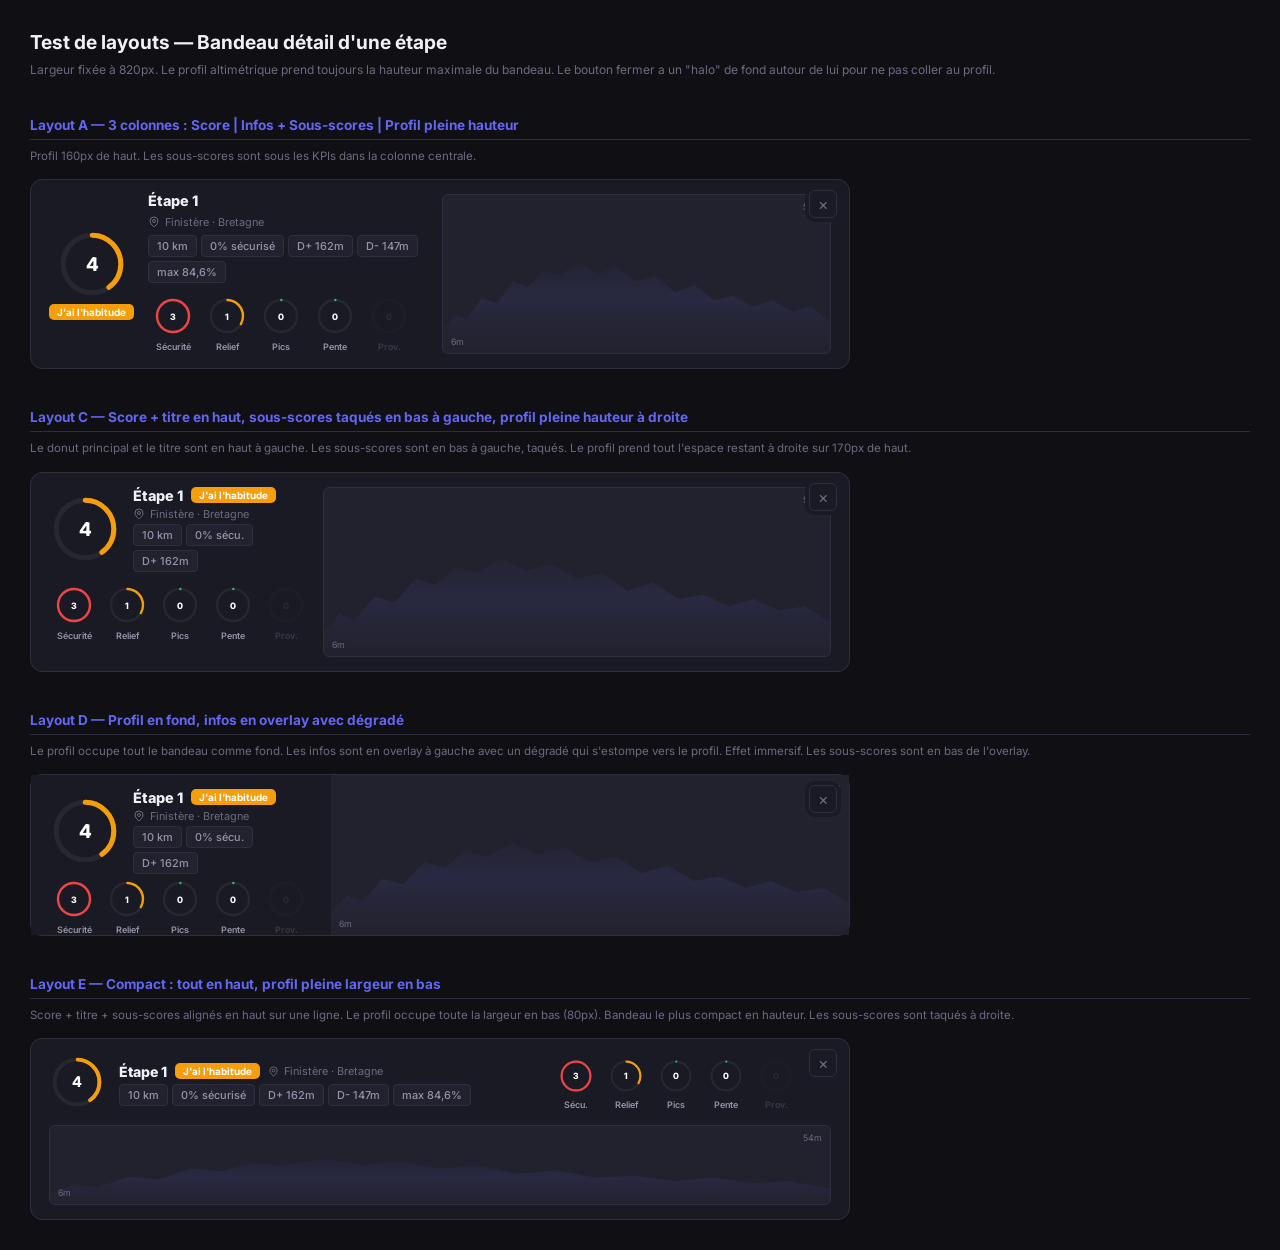
<file: test-layouts.html>
<!DOCTYPE html>
<html lang="fr">
<head>
  <meta charset="UTF-8">
  <meta name="viewport" content="width=device-width, initial-scale=1.0">
  <title>Test Layouts — Bandeau étape</title>
  <link href="https://fonts.googleapis.com/css2?family=Inter:wght@400;500;600;700;800;900&display=swap" rel="stylesheet">
  <style>
    :root {
      --bg-primary: #0f0f14;
      --bg-surface: #1a1a24;
      --bg-surface-hover: #22222e;
      --bg-surface-active: #2a2a38;
      --border: #2e2e3e;
      --border-light: #3a3a4e;
      --text-primary: #f0f0f5;
      --text-secondary: #9494a8;
      --text-muted: #6b6b80;
      --accent: #6366f1;
      --accent-muted: rgba(99, 102, 241, 0.15);
      --success: #22c55e;
      --warning: #f59e0b;
      --danger: #ef4444;
    }

    * { margin: 0; padding: 0; box-sizing: border-box; }
    body { font-family: 'Inter', sans-serif; background: var(--bg-primary); color: var(--text-primary); padding: 30px; }
    h1 { font-size: 1.2rem; margin-bottom: 8px; }
    .section-title { font-size: 0.85rem; font-weight: 700; color: var(--accent); margin: 40px 0 8px; padding-bottom: 6px; border-bottom: 1px solid var(--border); }
    .section-desc { font-size: 0.72rem; color: var(--text-muted); margin-bottom: 14px; line-height: 1.5; }

    /* Composants */
    .badge { display: inline-block; font-size: 0.62rem; font-weight: 700; padding: 2px 8px; border-radius: 5px; color: #fff; white-space: nowrap; }
    .location { display: flex; align-items: center; gap: 5px; font-size: 0.68rem; color: var(--text-muted); }
    .chips { display: flex; flex-wrap: wrap; gap: 4px; }
    .chip { display: inline-flex; align-items: center; gap: 4px; padding: 3px 8px; border-radius: 4px; font-size: 0.68rem; font-weight: 500; color: var(--text-secondary); background: var(--bg-surface-hover); border: 1px solid var(--border); white-space: nowrap; }
    .subscore { text-align: center; cursor: pointer; padding: 3px; border-radius: 6px; border: 2px solid transparent; transition: all 0.15s; }
    .subscore:hover { background: var(--bg-surface-hover); }
    .subscore-label { font-size: 0.56rem; color: var(--text-secondary); font-weight: 600; margin-top: 1px; }

    .elevation-box {
      background: var(--bg-surface-hover);
      border: 1px solid var(--border);
      border-radius: 6px;
      position: relative;
      overflow: hidden;
    }
    .elevation-box::after {
      content: '';
      position: absolute;
      bottom: 0; left: 0; right: 0;
      height: 70%;
      background: linear-gradient(180deg, transparent 0%, rgba(99,102,241,0.05) 30%, rgba(99,102,241,0.1) 50%, rgba(99,102,241,0.03) 80%, transparent 100%);
      clip-path: polygon(0% 80%, 3% 65%, 6% 70%, 10% 50%, 14% 55%, 18% 35%, 22% 40%, 26% 25%, 30% 30%, 35% 18%, 40% 28%, 45% 22%, 50% 35%, 55% 30%, 60% 45%, 65% 38%, 70% 52%, 75% 48%, 80% 58%, 85% 52%, 90% 62%, 95% 58%, 100% 72%, 100% 100%, 0% 100%);
    }
    .elevation-label { position: absolute; bottom: 6px; left: 8px; font-size: 0.55rem; color: var(--text-muted); z-index: 1; }
    .elevation-label-top { position: absolute; top: 6px; right: 8px; font-size: 0.55rem; color: var(--text-muted); z-index: 1; }

    .panel { background: var(--bg-surface); border: 1px solid var(--border); border-radius: 12px; position: relative; width: 100%; max-width: 820px; }
    .close-btn {
      position: absolute; top: 10px; right: 12px; z-index: 5;
      width: 28px; height: 28px;
      display: flex; align-items: center; justify-content: center;
      background: var(--bg-surface); border: 1px solid var(--border);
      border-radius: 6px; color: var(--text-muted); font-size: 1rem; cursor: pointer;
      box-shadow: 0 0 0 4px var(--bg-surface);
    }

    /* Donut réutilisable */
    .donut-72 { width: 72px; height: 72px; flex-shrink: 0; }
    .donut-40 { width: 40px; height: 40px; flex-shrink: 0; }

    /* ═══════════════════════════════ */
    /* LAYOUT A : 3 colonnes classique */
    .layout-a { padding: 14px 18px; }
    .layout-a .row { display: flex; gap: 14px; align-items: stretch; height: 160px; }
    .layout-a .col-score { display: flex; flex-direction: column; align-items: center; justify-content: center; flex-shrink: 0; }
    .layout-a .col-info { display: flex; flex-direction: column; justify-content: center; gap: 6px; flex-shrink: 0; width: 280px; }
    .layout-a .col-profile { flex: 1; min-width: 0; }
    .layout-a .elevation-box { height: 100%; }
    .layout-a .subscores { display: flex; gap: 4px; }

    /* ═══════════════════════════════ */
    /* LAYOUT C : Score en haut à gauche, sous-scores taqués gauche */
    .layout-c { padding: 14px 18px; }
    .layout-c .main-row { display: flex; gap: 14px; height: 170px; }
    .layout-c .col-left { display: flex; flex-direction: column; flex-shrink: 0; width: 260px; gap: 8px; }
    .layout-c .col-left-top { display: flex; gap: 12px; align-items: center; }
    .layout-c .col-left-top-info { display: flex; flex-direction: column; gap: 3px; }
    .layout-c .col-left-bottom { display: flex; gap: 3px; align-items: flex-end; }
    .layout-c .col-right { flex: 1; min-width: 0; }
    .layout-c .elevation-box { height: 100%; }

    /* ═══════════════════════════════ */
    /* LAYOUT D : Bandeau horizontal, profil en fond */
    .layout-d { padding: 0; overflow: hidden; height: 160px; display: flex; }
    .layout-d .info-overlay {
      position: relative; z-index: 2;
      display: flex; flex-direction: column; justify-content: space-between;
      padding: 14px 18px;
      width: 300px; flex-shrink: 0;
      background: linear-gradient(90deg, var(--bg-surface) 70%, transparent 100%);
    }
    .layout-d .info-top { display: flex; gap: 12px; align-items: center; }
    .layout-d .info-top-text { display: flex; flex-direction: column; gap: 3px; }
    .layout-d .info-bottom { display: flex; gap: 3px; }
    .layout-d .profile-bg {
      flex: 1; position: relative;
    }
    .layout-d .elevation-box { height: 100%; border-radius: 0; border: none; }

    /* ═══════════════════════════════ */
    /* LAYOUT E : 2 rangées, profil pleine largeur en bas */
    .layout-e { padding: 14px 18px; }
    .layout-e .top-row { display: flex; gap: 14px; align-items: center; margin-bottom: 10px; }
    .layout-e .top-score { flex-shrink: 0; }
    .layout-e .top-info { display: flex; flex-direction: column; gap: 4px; flex: 1; }
    .layout-e .top-subscores { display: flex; gap: 4px; flex-shrink: 0; padding-right: 32px; }
    .layout-e .bottom-row { height: 80px; }
    .layout-e .elevation-box { height: 100%; }
  </style>
</head>
<body>
  <h1>Test de layouts — Bandeau détail d'une étape</h1>
  <p style="font-size: 0.75rem; color: var(--text-muted); margin-bottom: 10px;">
    Largeur fixée à 820px. Le profil altimétrique prend toujours la hauteur maximale du bandeau.
    Le bouton fermer a un "halo" de fond autour de lui pour ne pas coller au profil.
  </p>

  <!-- ═══ LAYOUT A ═══ -->
  <div class="section-title">Layout A — 3 colonnes : Score | Infos + Sous-scores | Profil pleine hauteur</div>
  <p class="section-desc">Profil 160px de haut. Les sous-scores sont sous les KPIs dans la colonne centrale.</p>
  <div class="panel">
    <div class="close-btn">&times;</div>
    <div class="layout-a">
      <div class="row">
        <div class="col-score">
          <svg viewBox="0 0 100 100" class="donut-72"><circle cx="50" cy="50" r="40" fill="none" stroke="rgba(255,255,255,0.06)" stroke-width="7"/><circle cx="50" cy="50" r="40" fill="none" stroke="#f59e0b" stroke-width="7" stroke-linecap="round" stroke-dasharray="100.5 150.8" stroke-dashoffset="62.8"/><text x="50" y="50" text-anchor="middle" dominant-baseline="central" fill="#fff" font-size="26" font-weight="800">4</text></svg>
          <span class="badge" style="background:#f59e0b; margin-top:4px;">J'ai l'habitude</span>
        </div>
        <div class="col-info">
          <div style="font-size:0.9rem;font-weight:800;">Étape 1</div>
          <div class="location"><svg xmlns="http://www.w3.org/2000/svg" width="12" height="12" viewBox="0 0 24 24" fill="none" stroke="currentColor" stroke-width="2"><path d="M20 10c0 6-8 12-8 12s-8-6-8-12a8 8 0 0 1 16 0Z"/><circle cx="12" cy="10" r="3"/></svg>Finistère · Bretagne</div>
          <div class="chips">
            <span class="chip">10 km</span><span class="chip">0% sécurisé</span><span class="chip">D+ 162m</span><span class="chip">D- 147m</span><span class="chip">max 84,6%</span>
          </div>
          <div class="subscores" style="margin-top:2px;">
            <div class="subscore"><svg viewBox="0 0 100 100" class="donut-40"><circle cx="50" cy="50" r="40" fill="none" stroke="rgba(255,255,255,0.06)" stroke-width="6"/><circle cx="50" cy="50" r="40" fill="none" stroke="#ef4444" stroke-width="6" stroke-linecap="round" stroke-dasharray="251 0" stroke-dashoffset="62.8"/><text x="50" y="50" text-anchor="middle" dominant-baseline="central" fill="#fff" font-size="22" font-weight="800">3</text></svg><div class="subscore-label">Sécurité</div></div>
            <div class="subscore"><svg viewBox="0 0 100 100" class="donut-40"><circle cx="50" cy="50" r="40" fill="none" stroke="rgba(255,255,255,0.06)" stroke-width="6"/><circle cx="50" cy="50" r="40" fill="none" stroke="#f59e0b" stroke-width="6" stroke-linecap="round" stroke-dasharray="83.8 167.6" stroke-dashoffset="62.8"/><text x="50" y="50" text-anchor="middle" dominant-baseline="central" fill="#fff" font-size="22" font-weight="800">1</text></svg><div class="subscore-label">Relief</div></div>
            <div class="subscore"><svg viewBox="0 0 100 100" class="donut-40"><circle cx="50" cy="50" r="40" fill="none" stroke="rgba(255,255,255,0.06)" stroke-width="6"/><circle cx="50" cy="50" r="40" fill="none" stroke="#22c55e" stroke-width="6" stroke-linecap="round" stroke-dasharray="0 251" stroke-dashoffset="62.8"/><text x="50" y="50" text-anchor="middle" dominant-baseline="central" fill="#fff" font-size="22" font-weight="800">0</text></svg><div class="subscore-label">Pics</div></div>
            <div class="subscore"><svg viewBox="0 0 100 100" class="donut-40"><circle cx="50" cy="50" r="40" fill="none" stroke="rgba(255,255,255,0.06)" stroke-width="6"/><circle cx="50" cy="50" r="40" fill="none" stroke="#22c55e" stroke-width="6" stroke-linecap="round" stroke-dasharray="0 251" stroke-dashoffset="62.8"/><text x="50" y="50" text-anchor="middle" dominant-baseline="central" fill="#fff" font-size="22" font-weight="800">0</text></svg><div class="subscore-label">Pente</div></div>
            <div class="subscore" style="opacity:0.25"><svg viewBox="0 0 100 100" class="donut-40"><circle cx="50" cy="50" r="40" fill="none" stroke="rgba(255,255,255,0.06)" stroke-width="6"/><text x="50" y="50" text-anchor="middle" dominant-baseline="central" fill="#555" font-size="22" font-weight="800">0</text></svg><div class="subscore-label">Prov.</div></div>
          </div>
        </div>
        <div class="col-profile">
          <div class="elevation-box"><span class="elevation-label">6m</span><span class="elevation-label-top">54m</span></div>
        </div>
      </div>
    </div>
  </div>

  <!-- ═══ LAYOUT C ═══ -->
  <div class="section-title">Layout C — Score + titre en haut, sous-scores taqués en bas à gauche, profil pleine hauteur à droite</div>
  <p class="section-desc">Le donut principal et le titre sont en haut à gauche. Les sous-scores sont en bas à gauche, taqués. Le profil prend tout l'espace restant à droite sur 170px de haut.</p>
  <div class="panel">
    <div class="close-btn">&times;</div>
    <div class="layout-c">
      <div class="main-row">
        <div class="col-left">
          <div class="col-left-top">
            <svg viewBox="0 0 100 100" class="donut-72"><circle cx="50" cy="50" r="40" fill="none" stroke="rgba(255,255,255,0.06)" stroke-width="7"/><circle cx="50" cy="50" r="40" fill="none" stroke="#f59e0b" stroke-width="7" stroke-linecap="round" stroke-dasharray="100.5 150.8" stroke-dashoffset="62.8"/><text x="50" y="50" text-anchor="middle" dominant-baseline="central" fill="#fff" font-size="26" font-weight="800">4</text></svg>
            <div class="col-left-top-info">
              <div style="display:flex;align-items:center;gap:8px;"><span style="font-size:0.9rem;font-weight:800;">Étape 1</span><span class="badge" style="background:#f59e0b;">J'ai l'habitude</span></div>
              <div class="location"><svg xmlns="http://www.w3.org/2000/svg" width="12" height="12" viewBox="0 0 24 24" fill="none" stroke="currentColor" stroke-width="2"><path d="M20 10c0 6-8 12-8 12s-8-6-8-12a8 8 0 0 1 16 0Z"/><circle cx="12" cy="10" r="3"/></svg>Finistère · Bretagne</div>
              <div class="chips">
                <span class="chip">10 km</span><span class="chip">0% sécu.</span><span class="chip">D+ 162m</span>
              </div>
            </div>
          </div>
          <div class="col-left-bottom">
            <div class="subscore"><svg viewBox="0 0 100 100" class="donut-40"><circle cx="50" cy="50" r="40" fill="none" stroke="rgba(255,255,255,0.06)" stroke-width="6"/><circle cx="50" cy="50" r="40" fill="none" stroke="#ef4444" stroke-width="6" stroke-linecap="round" stroke-dasharray="251 0" stroke-dashoffset="62.8"/><text x="50" y="50" text-anchor="middle" dominant-baseline="central" fill="#fff" font-size="22" font-weight="800">3</text></svg><div class="subscore-label">Sécurité</div></div>
            <div class="subscore"><svg viewBox="0 0 100 100" class="donut-40"><circle cx="50" cy="50" r="40" fill="none" stroke="rgba(255,255,255,0.06)" stroke-width="6"/><circle cx="50" cy="50" r="40" fill="none" stroke="#f59e0b" stroke-width="6" stroke-linecap="round" stroke-dasharray="83.8 167.6" stroke-dashoffset="62.8"/><text x="50" y="50" text-anchor="middle" dominant-baseline="central" fill="#fff" font-size="22" font-weight="800">1</text></svg><div class="subscore-label">Relief</div></div>
            <div class="subscore"><svg viewBox="0 0 100 100" class="donut-40"><circle cx="50" cy="50" r="40" fill="none" stroke="rgba(255,255,255,0.06)" stroke-width="6"/><circle cx="50" cy="50" r="40" fill="none" stroke="#22c55e" stroke-width="6" stroke-linecap="round" stroke-dasharray="0 251" stroke-dashoffset="62.8"/><text x="50" y="50" text-anchor="middle" dominant-baseline="central" fill="#fff" font-size="22" font-weight="800">0</text></svg><div class="subscore-label">Pics</div></div>
            <div class="subscore"><svg viewBox="0 0 100 100" class="donut-40"><circle cx="50" cy="50" r="40" fill="none" stroke="rgba(255,255,255,0.06)" stroke-width="6"/><circle cx="50" cy="50" r="40" fill="none" stroke="#22c55e" stroke-width="6" stroke-linecap="round" stroke-dasharray="0 251" stroke-dashoffset="62.8"/><text x="50" y="50" text-anchor="middle" dominant-baseline="central" fill="#fff" font-size="22" font-weight="800">0</text></svg><div class="subscore-label">Pente</div></div>
            <div class="subscore" style="opacity:0.25"><svg viewBox="0 0 100 100" class="donut-40"><circle cx="50" cy="50" r="40" fill="none" stroke="rgba(255,255,255,0.06)" stroke-width="6"/><text x="50" y="50" text-anchor="middle" dominant-baseline="central" fill="#555" font-size="22" font-weight="800">0</text></svg><div class="subscore-label">Prov.</div></div>
          </div>
        </div>
        <div class="col-right">
          <div class="elevation-box"><span class="elevation-label">6m</span><span class="elevation-label-top">54m</span></div>
        </div>
      </div>
    </div>
  </div>

  <!-- ═══ LAYOUT D ═══ -->
  <div class="section-title">Layout D — Profil en fond, infos en overlay avec dégradé</div>
  <p class="section-desc">Le profil occupe tout le bandeau comme fond. Les infos sont en overlay à gauche avec un dégradé qui s'estompe vers le profil. Effet immersif. Les sous-scores sont en bas de l'overlay.</p>
  <div class="panel">
    <div class="close-btn">&times;</div>
    <div class="layout-d">
      <div class="info-overlay">
        <div class="info-top">
          <svg viewBox="0 0 100 100" class="donut-72"><circle cx="50" cy="50" r="40" fill="none" stroke="rgba(255,255,255,0.06)" stroke-width="7"/><circle cx="50" cy="50" r="40" fill="none" stroke="#f59e0b" stroke-width="7" stroke-linecap="round" stroke-dasharray="100.5 150.8" stroke-dashoffset="62.8"/><text x="50" y="50" text-anchor="middle" dominant-baseline="central" fill="#fff" font-size="26" font-weight="800">4</text></svg>
          <div class="info-top-text">
            <div style="display:flex;align-items:center;gap:8px;"><span style="font-size:0.9rem;font-weight:800;">Étape 1</span><span class="badge" style="background:#f59e0b;">J'ai l'habitude</span></div>
            <div class="location"><svg xmlns="http://www.w3.org/2000/svg" width="12" height="12" viewBox="0 0 24 24" fill="none" stroke="currentColor" stroke-width="2"><path d="M20 10c0 6-8 12-8 12s-8-6-8-12a8 8 0 0 1 16 0Z"/><circle cx="12" cy="10" r="3"/></svg>Finistère · Bretagne</div>
            <div class="chips"><span class="chip">10 km</span><span class="chip">0% sécu.</span><span class="chip">D+ 162m</span></div>
          </div>
        </div>
        <div class="info-bottom">
          <div class="subscore"><svg viewBox="0 0 100 100" class="donut-40"><circle cx="50" cy="50" r="40" fill="none" stroke="rgba(255,255,255,0.06)" stroke-width="6"/><circle cx="50" cy="50" r="40" fill="none" stroke="#ef4444" stroke-width="6" stroke-linecap="round" stroke-dasharray="251 0" stroke-dashoffset="62.8"/><text x="50" y="50" text-anchor="middle" dominant-baseline="central" fill="#fff" font-size="22" font-weight="800">3</text></svg><div class="subscore-label">Sécurité</div></div>
          <div class="subscore"><svg viewBox="0 0 100 100" class="donut-40"><circle cx="50" cy="50" r="40" fill="none" stroke="rgba(255,255,255,0.06)" stroke-width="6"/><circle cx="50" cy="50" r="40" fill="none" stroke="#f59e0b" stroke-width="6" stroke-linecap="round" stroke-dasharray="83.8 167.6" stroke-dashoffset="62.8"/><text x="50" y="50" text-anchor="middle" dominant-baseline="central" fill="#fff" font-size="22" font-weight="800">1</text></svg><div class="subscore-label">Relief</div></div>
          <div class="subscore"><svg viewBox="0 0 100 100" class="donut-40"><circle cx="50" cy="50" r="40" fill="none" stroke="rgba(255,255,255,0.06)" stroke-width="6"/><circle cx="50" cy="50" r="40" fill="none" stroke="#22c55e" stroke-width="6" stroke-linecap="round" stroke-dasharray="0 251" stroke-dashoffset="62.8"/><text x="50" y="50" text-anchor="middle" dominant-baseline="central" fill="#fff" font-size="22" font-weight="800">0</text></svg><div class="subscore-label">Pics</div></div>
          <div class="subscore"><svg viewBox="0 0 100 100" class="donut-40"><circle cx="50" cy="50" r="40" fill="none" stroke="rgba(255,255,255,0.06)" stroke-width="6"/><circle cx="50" cy="50" r="40" fill="none" stroke="#22c55e" stroke-width="6" stroke-linecap="round" stroke-dasharray="0 251" stroke-dashoffset="62.8"/><text x="50" y="50" text-anchor="middle" dominant-baseline="central" fill="#fff" font-size="22" font-weight="800">0</text></svg><div class="subscore-label">Pente</div></div>
          <div class="subscore" style="opacity:0.25"><svg viewBox="0 0 100 100" class="donut-40"><circle cx="50" cy="50" r="40" fill="none" stroke="rgba(255,255,255,0.06)" stroke-width="6"/><text x="50" y="50" text-anchor="middle" dominant-baseline="central" fill="#555" font-size="22" font-weight="800">0</text></svg><div class="subscore-label">Prov.</div></div>
        </div>
      </div>
      <div class="profile-bg">
        <div class="elevation-box"><span class="elevation-label">6m</span><span class="elevation-label-top">54m</span></div>
      </div>
    </div>
  </div>

  <!-- ═══ LAYOUT E ═══ -->
  <div class="section-title">Layout E — Compact : tout en haut, profil pleine largeur en bas</div>
  <p class="section-desc">Score + titre + sous-scores alignés en haut sur une ligne. Le profil occupe toute la largeur en bas (80px). Bandeau le plus compact en hauteur. Les sous-scores sont taqués à droite.</p>
  <div class="panel">
    <div class="close-btn">&times;</div>
    <div class="layout-e">
      <div class="top-row">
        <div class="top-score">
          <svg viewBox="0 0 100 100" width="56" height="56"><circle cx="50" cy="50" r="40" fill="none" stroke="rgba(255,255,255,0.06)" stroke-width="7"/><circle cx="50" cy="50" r="40" fill="none" stroke="#f59e0b" stroke-width="7" stroke-linecap="round" stroke-dasharray="100.5 150.8" stroke-dashoffset="62.8"/><text x="50" y="50" text-anchor="middle" dominant-baseline="central" fill="#fff" font-size="26" font-weight="800">4</text></svg>
        </div>
        <div class="top-info">
          <div style="display:flex;align-items:center;gap:8px;"><span style="font-size:0.88rem;font-weight:800;">Étape 1</span><span class="badge" style="background:#f59e0b;">J'ai l'habitude</span><span class="location" style="margin:0;"><svg xmlns="http://www.w3.org/2000/svg" width="11" height="11" viewBox="0 0 24 24" fill="none" stroke="currentColor" stroke-width="2"><path d="M20 10c0 6-8 12-8 12s-8-6-8-12a8 8 0 0 1 16 0Z"/><circle cx="12" cy="10" r="3"/></svg>Finistère · Bretagne</span></div>
          <div class="chips"><span class="chip">10 km</span><span class="chip">0% sécurisé</span><span class="chip">D+ 162m</span><span class="chip">D- 147m</span><span class="chip">max 84,6%</span></div>
        </div>
        <div class="top-subscores">
          <div class="subscore"><svg viewBox="0 0 100 100" width="36" height="36"><circle cx="50" cy="50" r="40" fill="none" stroke="rgba(255,255,255,0.06)" stroke-width="6"/><circle cx="50" cy="50" r="40" fill="none" stroke="#ef4444" stroke-width="6" stroke-linecap="round" stroke-dasharray="251 0" stroke-dashoffset="62.8"/><text x="50" y="50" text-anchor="middle" dominant-baseline="central" fill="#fff" font-size="24" font-weight="800">3</text></svg><div class="subscore-label">Sécu.</div></div>
          <div class="subscore"><svg viewBox="0 0 100 100" width="36" height="36"><circle cx="50" cy="50" r="40" fill="none" stroke="rgba(255,255,255,0.06)" stroke-width="6"/><circle cx="50" cy="50" r="40" fill="none" stroke="#f59e0b" stroke-width="6" stroke-linecap="round" stroke-dasharray="83.8 167.6" stroke-dashoffset="62.8"/><text x="50" y="50" text-anchor="middle" dominant-baseline="central" fill="#fff" font-size="24" font-weight="800">1</text></svg><div class="subscore-label">Relief</div></div>
          <div class="subscore"><svg viewBox="0 0 100 100" width="36" height="36"><circle cx="50" cy="50" r="40" fill="none" stroke="rgba(255,255,255,0.06)" stroke-width="6"/><circle cx="50" cy="50" r="40" fill="none" stroke="#22c55e" stroke-width="6" stroke-linecap="round" stroke-dasharray="0 251" stroke-dashoffset="62.8"/><text x="50" y="50" text-anchor="middle" dominant-baseline="central" fill="#fff" font-size="24" font-weight="800">0</text></svg><div class="subscore-label">Pics</div></div>
          <div class="subscore"><svg viewBox="0 0 100 100" width="36" height="36"><circle cx="50" cy="50" r="40" fill="none" stroke="rgba(255,255,255,0.06)" stroke-width="6"/><circle cx="50" cy="50" r="40" fill="none" stroke="#22c55e" stroke-width="6" stroke-linecap="round" stroke-dasharray="0 251" stroke-dashoffset="62.8"/><text x="50" y="50" text-anchor="middle" dominant-baseline="central" fill="#fff" font-size="24" font-weight="800">0</text></svg><div class="subscore-label">Pente</div></div>
          <div class="subscore" style="opacity:0.25"><svg viewBox="0 0 100 100" width="36" height="36"><circle cx="50" cy="50" r="40" fill="none" stroke="rgba(255,255,255,0.06)" stroke-width="6"/><text x="50" y="50" text-anchor="middle" dominant-baseline="central" fill="#555" font-size="24" font-weight="800">0</text></svg><div class="subscore-label">Prov.</div></div>
        </div>
      </div>
      <div class="bottom-row">
        <div class="elevation-box"><span class="elevation-label">6m</span><span class="elevation-label-top">54m</span></div>
      </div>
    </div>
  </div>

</body>
</html>
</file>
